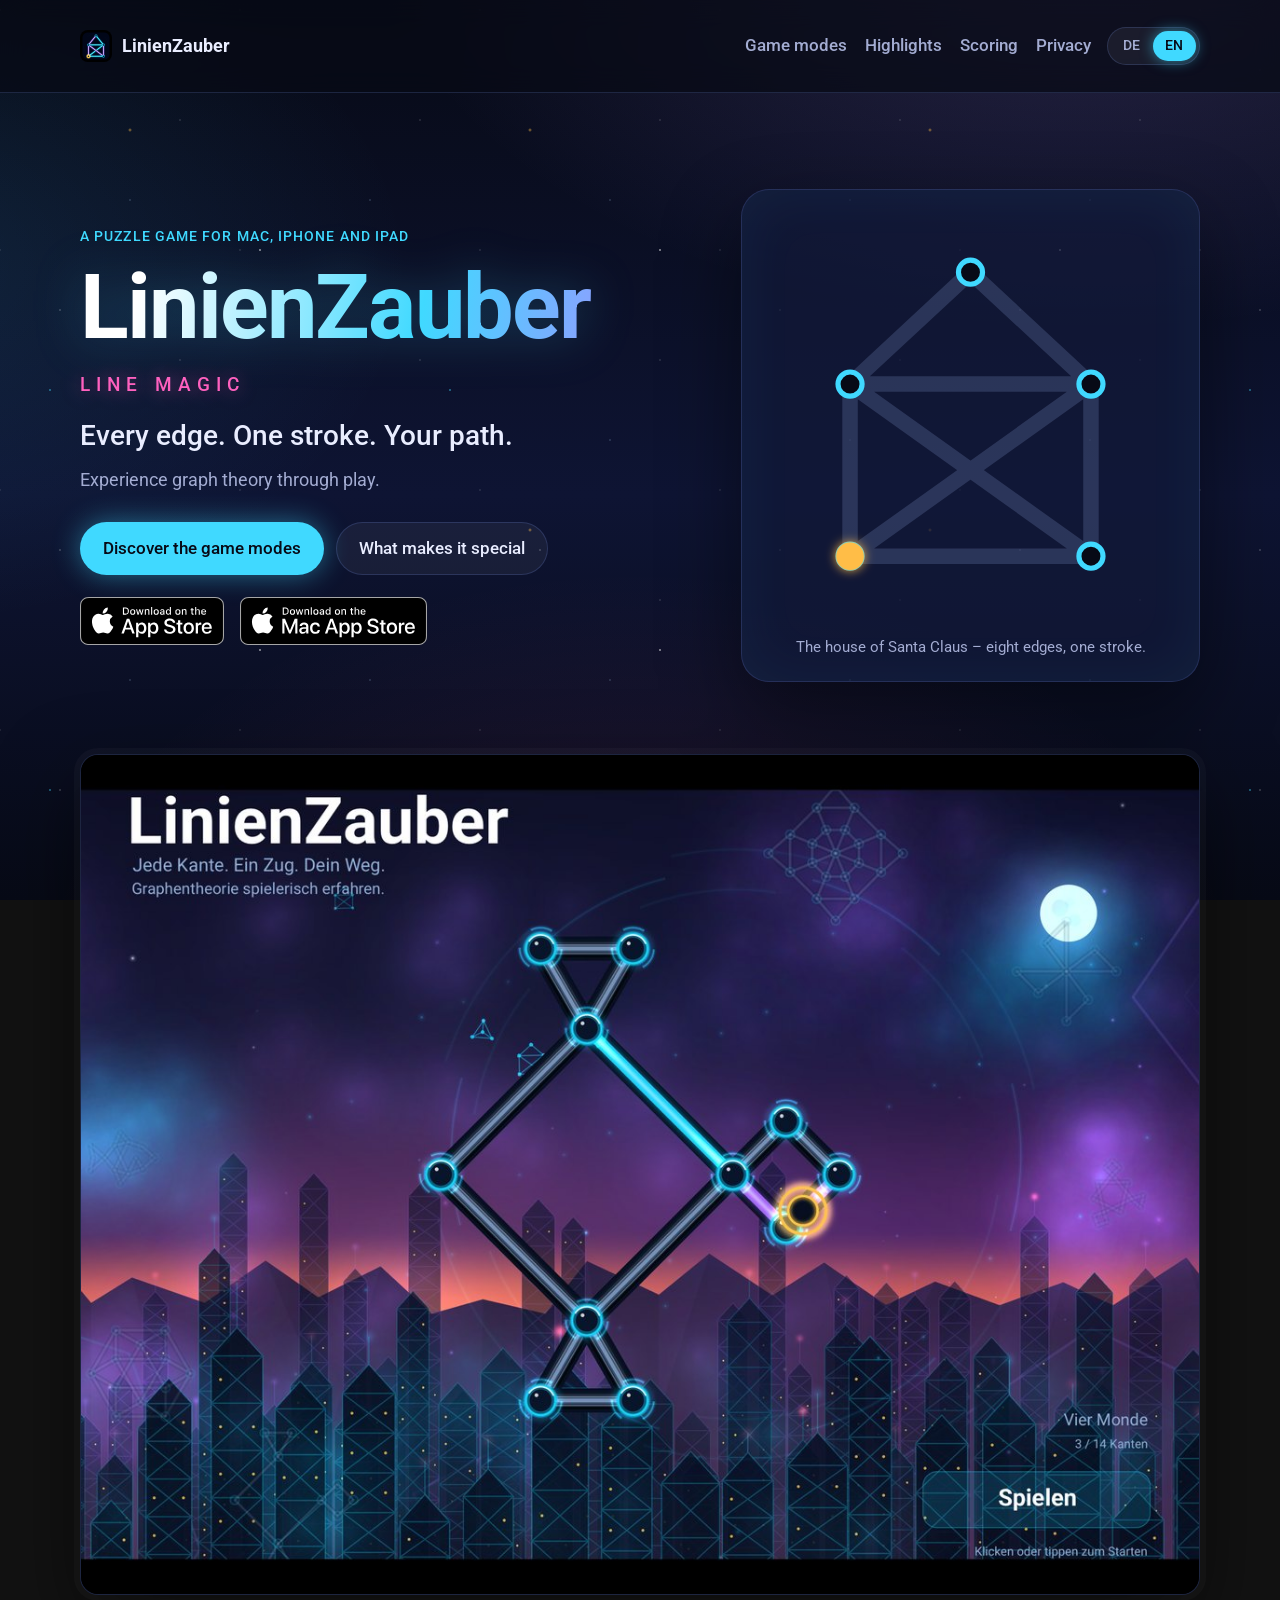
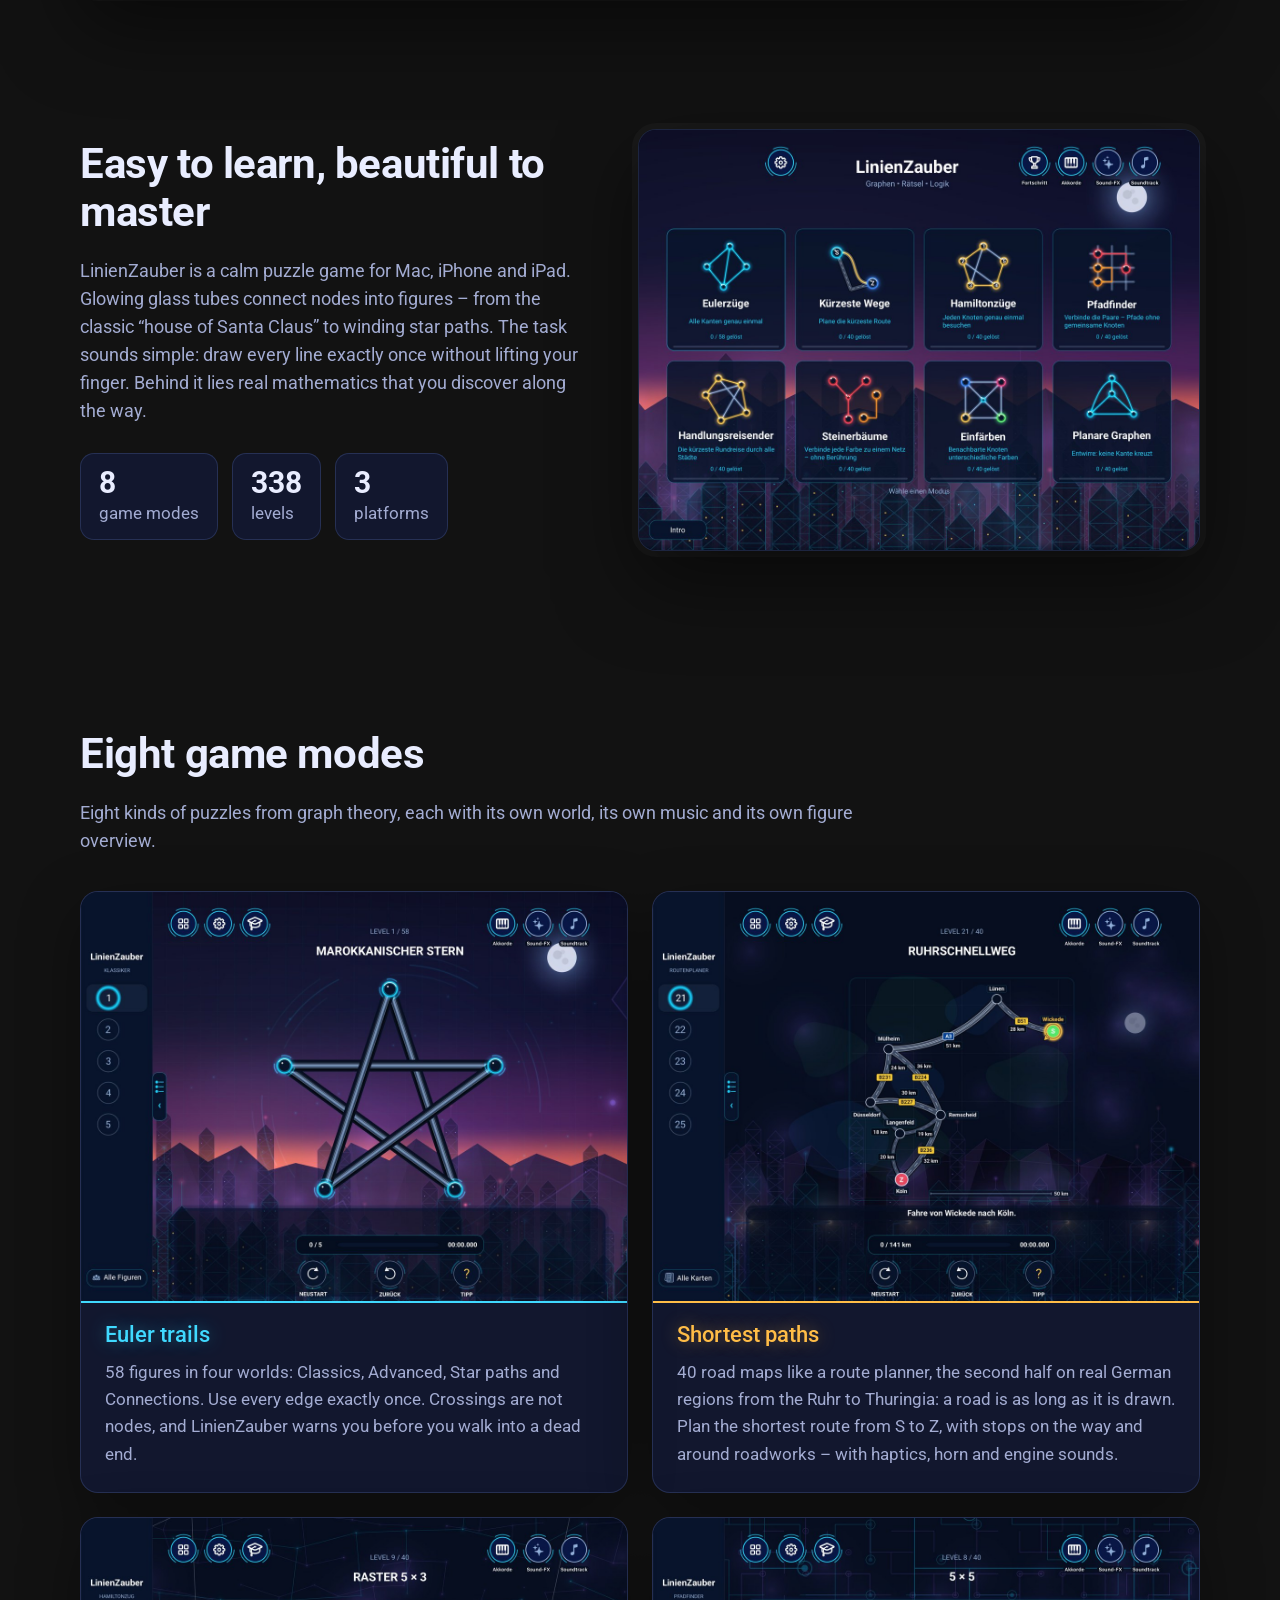
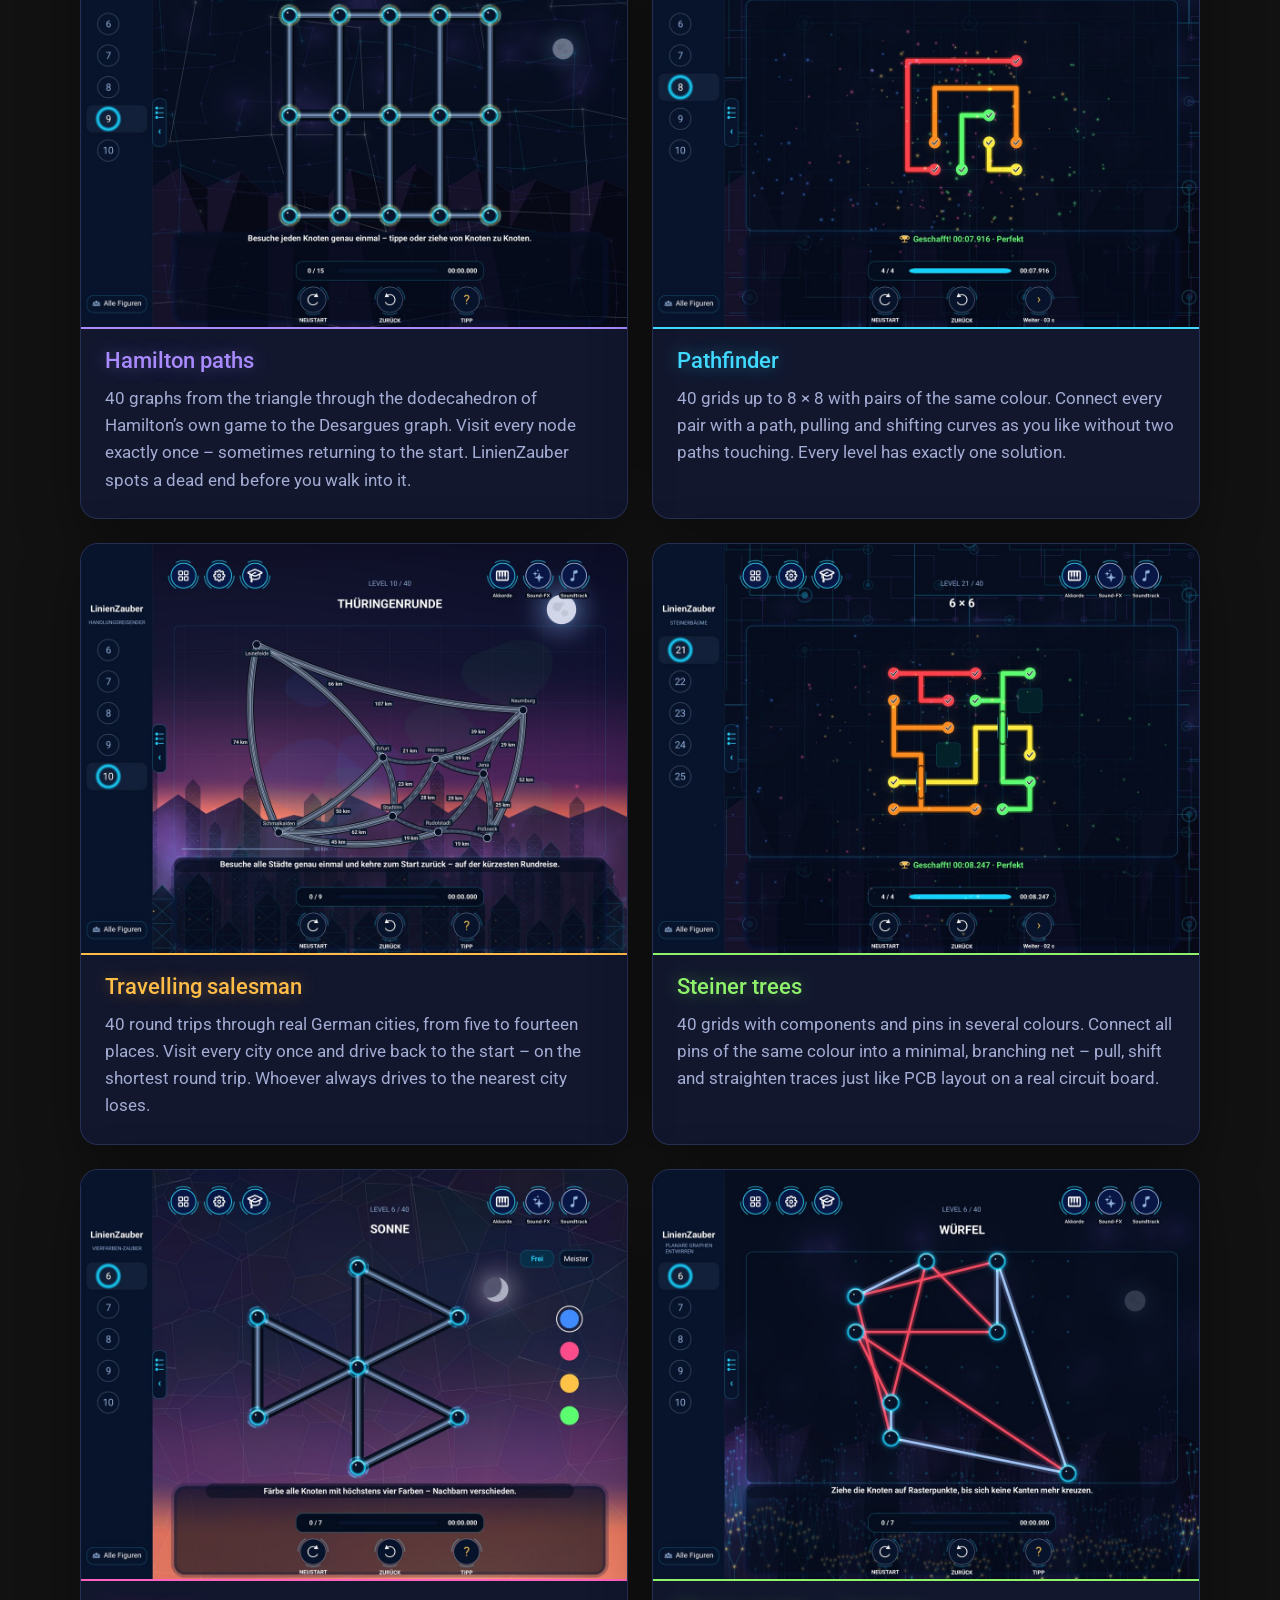
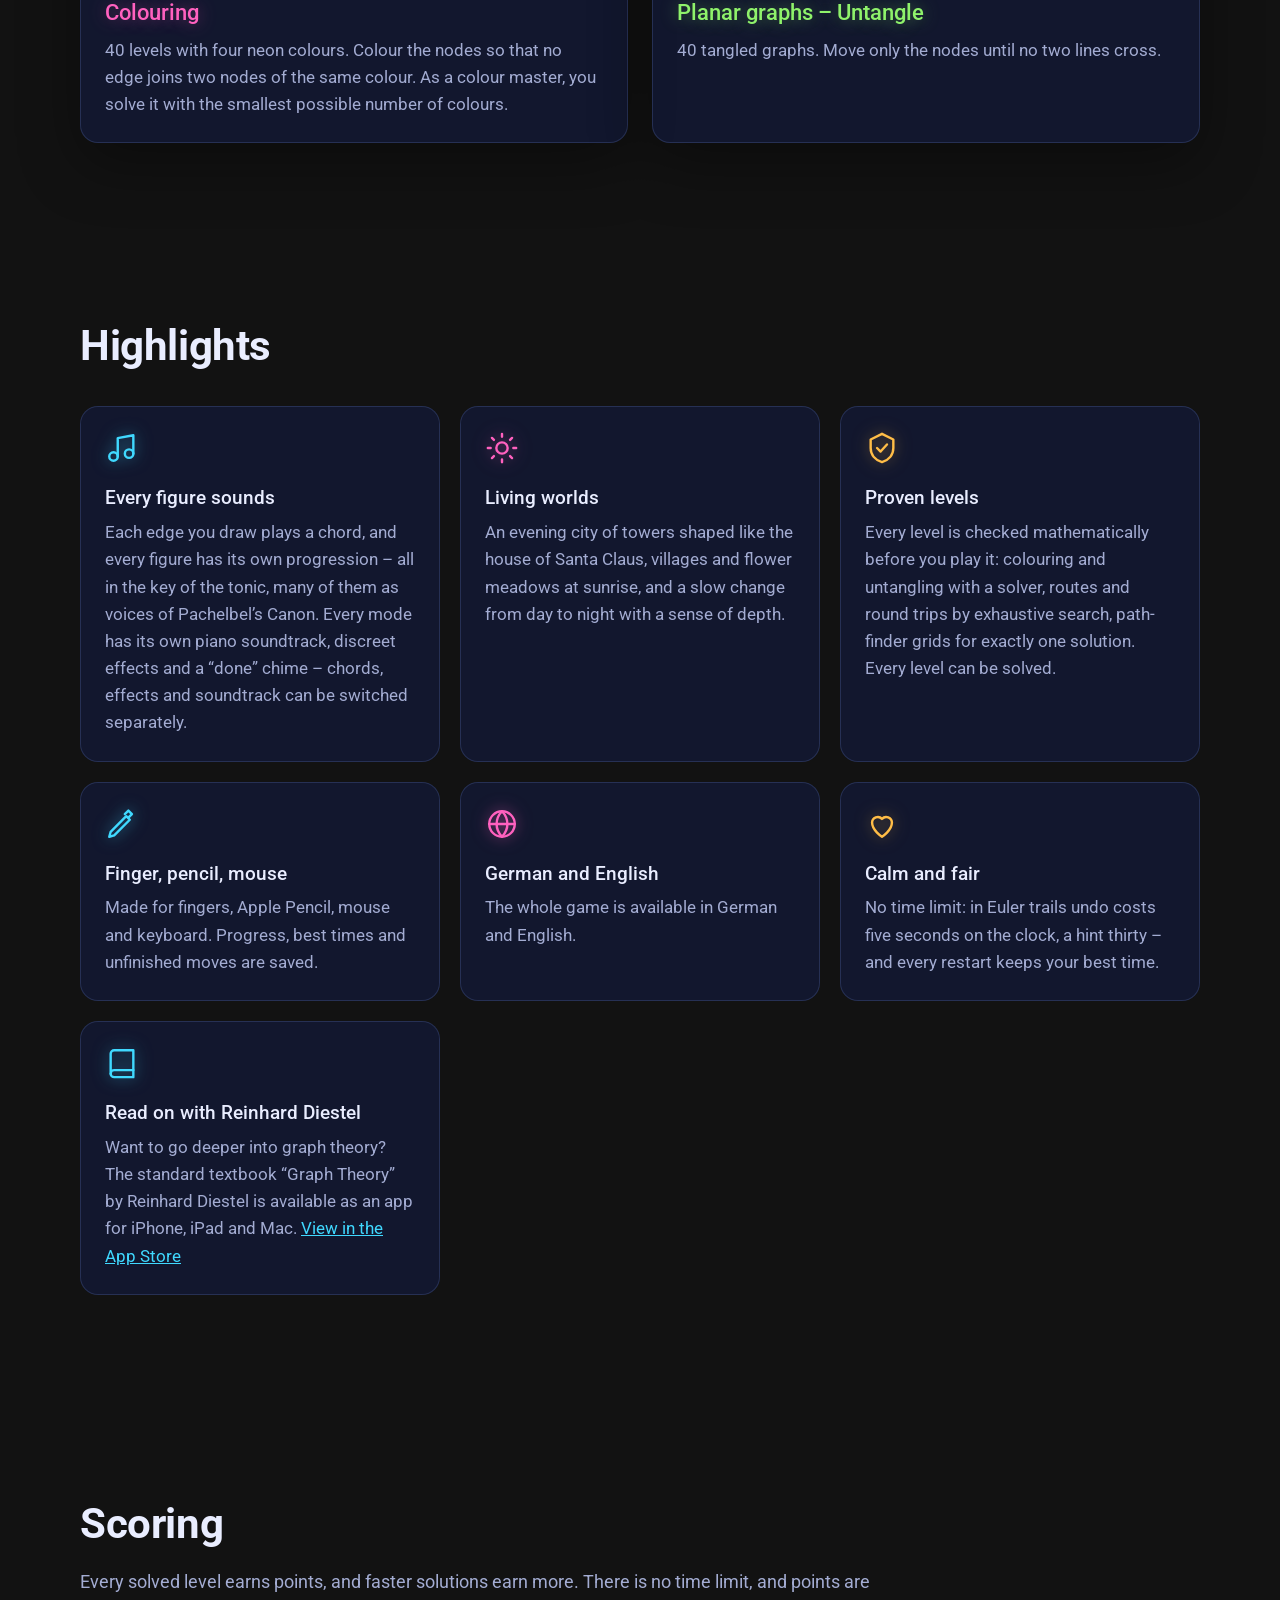
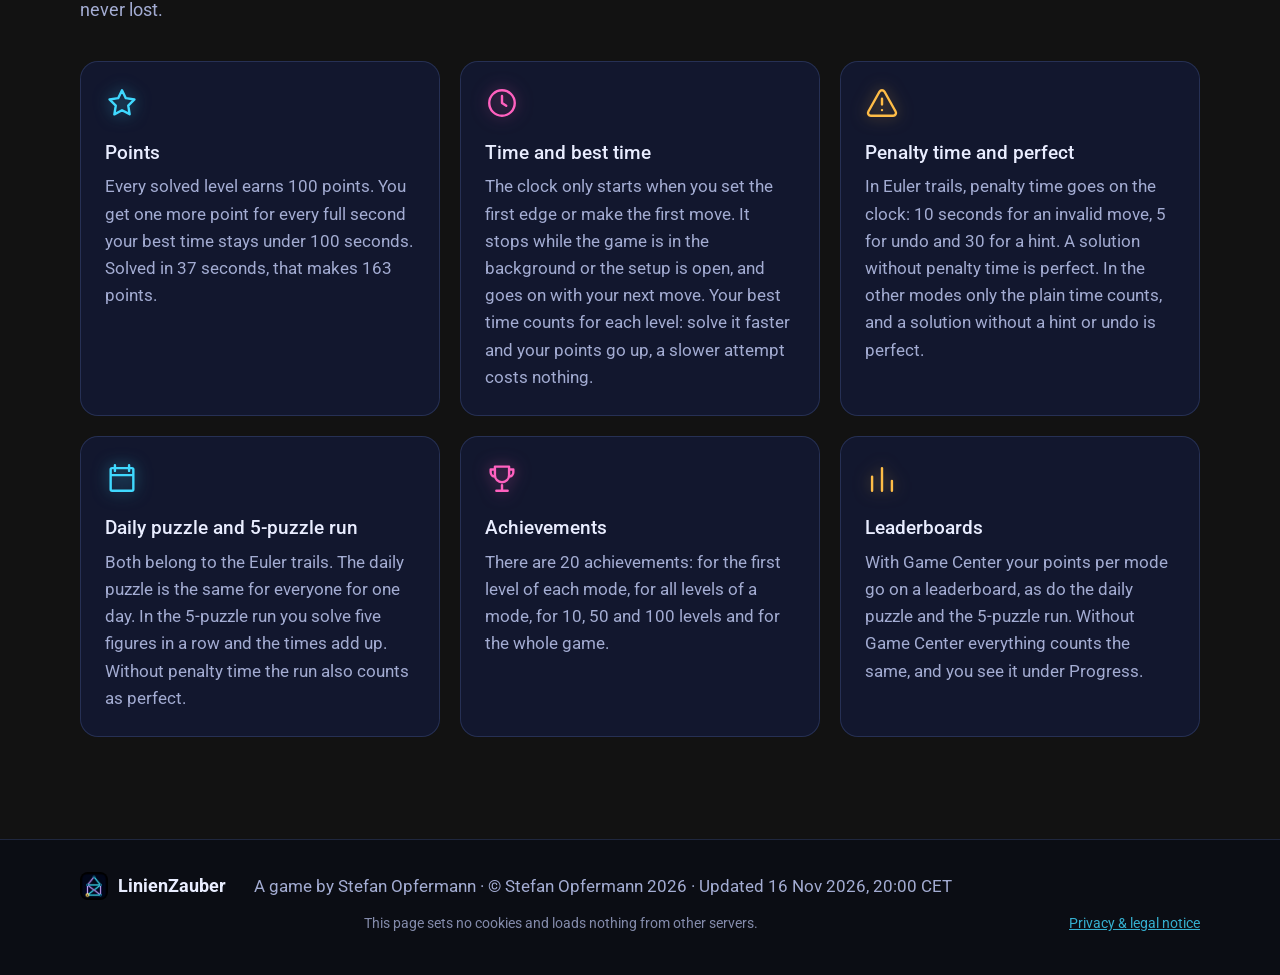
<file: index.html>
<!doctype html>
<html lang="de">
<head>
  <meta charset="utf-8">
  <meta name="viewport" content="width=device-width, initial-scale=1">
  <title data-i18n="meta.title">LinienZauber – Haus vom Nikolaus und 337 Rätsel in einem Zug</title>
  <meta name="description" content="Zeichne das Haus vom Nikolaus und 337 weitere Figuren in einem Zug: ein ruhiges Denkspiel und Gehirnjogging für Mac, iPhone und iPad mit acht Modi aus der Graphentheorie. Kostenlos, ohne Werbung." data-i18n-attr="content:meta.description">
  <meta property="og:title" content="LinienZauber" >
  <meta property="og:description" content="Jede Kante. Ein Zug. Dein Weg. Graphentheorie spielerisch erfahren." data-i18n-attr="content:meta.og">
  <meta property="og:type" content="website">
  <meta property="og:url" content="https://linienzauber.netlify.app/">
  <meta property="og:image" content="https://linienzauber.netlify.app/assets/img/01-intro-abendstadt.jpg">
  <meta name="twitter:card" content="summary_large_image">
  <link rel="canonical" href="https://linienzauber.netlify.app/">
  <meta name="theme-color" content="#070a16">
  <!-- Safari shows the App Store banner with an Open or Get button. -->
  <meta name="apple-itunes-app" content="app-id=6828840327">
  <script type="application/ld+json">
  {
    "@context": "https://schema.org",
    "@type": "MobileApplication",
    "name": "LinienZauber",
    "alternateName": "Line Magic",
    "applicationCategory": "GameApplication",
    "applicationSubCategory": "Puzzle",
    "operatingSystem": "iOS 17, iPadOS 17, macOS 14",
    "url": "https://linienzauber.netlify.app/",
    "downloadUrl": "https://apps.apple.com/app/id6828840327",
    "image": "https://linienzauber.netlify.app/assets/img/01-intro-abendstadt.jpg",
    "description": "Draw every line in one stroke: the house of Santa Claus and 337 more puzzles from graph theory in glowing neon worlds. Free, no ads, no tracking.",
    "inLanguage": ["de", "en", "fr", "es", "it", "pt-BR", "nl", "pl", "ru", "ja", "ko", "zh-Hans", "ar"],
    "offers": { "@type": "Offer", "price": "0", "priceCurrency": "EUR" }
  }
  </script>
  <link rel="icon" type="image/png" href="assets/img/favicon-64.png">
  <link rel="apple-touch-icon" href="assets/img/apple-touch-icon.png">
  <link rel="stylesheet" href="style.css">
  <script>
    // Chooses the language before the first paint: ?lang=, then the visitor's earlier choice, then the browser's
    // languages (the first German or English one wins, otherwise English). i18n.js then sets the texts.
    (function () {
      var lang = null;
      try { lang = new URLSearchParams(location.search).get('lang') || localStorage.getItem('LinienZauber-lang'); } catch (e) {}
      if (lang !== 'de' && lang !== 'en') {
        var list = navigator.languages && navigator.languages.length ? navigator.languages : [navigator.language || 'de'];
        lang = 'en';
        for (var i = 0; i < list.length; i++) {
          if (/^de\b/i.test(list[i])) { lang = 'de'; break; }
          if (/^en\b/i.test(list[i])) { break; }
        }
      }
      document.documentElement.lang = lang;
      if (lang === 'en') {
        // Hide the German texts until i18n.js has replaced them; never longer than a moment.
        document.documentElement.classList.add('i18n-pending');
        setTimeout(function () { document.documentElement.classList.remove('i18n-pending'); }, 1200);
      }
    })();
  </script>
</head>
<body>
  <a class="skip-link" href="#inhalt" data-i18n="nav.skip">Zum Inhalt springen</a>
  <div class="sky" aria-hidden="true"><div class="stars stars-far"></div><div class="stars stars-near"></div></div>

  <header class="site-header">
    <div class="wrap header-row">
      <a class="brand" href="#top" aria-label="LinienZauber">
        <img src="assets/img/favicon-64.png" width="32" height="32" alt="">
        <span>LinienZauber</span>
      </a>
      <nav class="site-nav" aria-label="Hauptnavigation" data-i18n-attr="aria-label:nav.label">
        <a href="#modi" data-i18n="nav.modes">Spielmodi</a>
        <a href="#besonderheiten" data-i18n="nav.features">Besonderheiten</a>
        <a href="#punkte" data-i18n="nav.scoring">Punkte</a>
        <a href="datenschutz.html" data-i18n="nav.privacy" data-i18n-attr="href:nav.privacyUrl">Datenschutz</a>
      </nav>
      <div class="lang-switch" role="group" aria-label="Sprache" data-i18n-attr="aria-label:nav.language">
        <button type="button" data-lang="de" aria-pressed="true" lang="de">DE</button>
        <button type="button" data-lang="en" aria-pressed="false" lang="en">EN</button>
      </div>
    </div>
  </header>

  <main id="inhalt">
    <section class="hero" id="top">
      <div class="wrap hero-grid">
        <div class="hero-text">
          <p class="eyebrow" data-i18n="hero.eyebrow">Ein Denkspiel für Mac, iPhone und iPad</p>
          <h1>LinienZauber</h1>
          <p class="alias" data-i18n="hero.alias"></p>
          <p class="tagline" data-i18n="hero.tagline">Jede Kante. Ein Zug. Dein Weg.</p>
          <p class="lead" data-i18n="hero.lead">Graphentheorie spielerisch erfahren.</p>
          <div class="actions">
            <a class="button primary" href="#modi" data-i18n="hero.cta">Spielmodi entdecken</a>
            <a class="button" href="#besonderheiten" data-i18n="hero.more">Was es besonders macht</a>
          </div>
          <div class="stores">
            <a class="badge" href="https://apps.apple.com/app/id6828840327"><img src="assets/img/badge-app-store-de.svg" width="144" height="48" alt="Laden im App Store" data-i18n-attr="src:store.iosBadge;alt:store.iosAlt"></a>
            <a class="badge" href="https://apps.apple.com/app/id6828840327?platform=mac"><img src="assets/img/badge-mac-app-store-de.svg" width="187" height="48" alt="Laden im Mac App Store" data-i18n-attr="src:store.macBadge;alt:store.macAlt"></a>
          </div>
        </div>
        <figure class="house" role="img" aria-label="Das Haus vom Nikolaus wird in einem Zug gezeichnet" data-i18n-attr="aria-label:hero.animation">
          <svg viewBox="0 0 240 240" aria-hidden="true">
            <defs>
              <filter id="glow" x="-50%" y="-50%" width="200%" height="200%">
                <feGaussianBlur stdDeviation="3.2" result="blur"/>
                <feMerge><feMergeNode in="blur"/><feMergeNode in="SourceGraphic"/></feMerge>
              </filter>
            </defs>
            <!-- Every edge as a dim glass tube, then the Euler trail A–C–E–D–C–B–D–A–B drawn over it. -->
            <path class="tube" d="M50 200 L50 100 L120 35 L190 100 L50 100 L190 200 L190 100 L50 200 L190 200"/>
            <path class="trail" pathLength="100" filter="url(#glow)" d="M50 200 L50 100 L120 35 L190 100 L50 100 L190 200 L190 100 L50 200 L190 200"/>
            <g class="nodes">
              <circle cx="50" cy="200" r="7"/><circle cx="190" cy="200" r="7"/><circle cx="50" cy="100" r="7"/>
              <circle cx="190" cy="100" r="7"/><circle cx="120" cy="35" r="7"/>
            </g>
            <circle class="head" r="8" filter="url(#glow)"/>
          </svg>
          <figcaption data-i18n="hero.caption">Das Haus vom Nikolaus – acht Kanten, ein Zug.</figcaption>
        </figure>
      </div>
      <div class="wrap">
        <figure class="shot hero-shot">
          <img src="assets/img/01-intro-abendstadt.jpg" width="1200" height="900"
               alt="Titelbild von LinienZauber: eine leuchtende Figur über einer Abendstadt aus Hochhäusern im Stil des Hauses vom Nikolaus, mit Vollmond"
               data-i18n-attr="alt:shot.intro">
        </figure>
      </div>
    </section>

    <section class="about">
      <div class="wrap about-grid">
        <div>
          <h2 data-i18n="about.title">Einfach zu lernen, schön zu meistern</h2>
          <p data-i18n="about.text">LinienZauber ist ein ruhiges Denkspiel für Mac, iPhone und iPad. Leuchtende Glasröhren verbinden Knoten zu Figuren – vom Haus vom Nikolaus bis zum Sternenpfad. Deine Aufgabe klingt einfach: Zeichne jede Linie genau einmal, ohne abzusetzen. Dahinter steckt echte Mathematik, die du ganz nebenbei erlebst.</p>
          <ul class="facts">
            <li><strong>8</strong> <span data-i18n="about.modes">Spielmodi</span></li>
            <li><strong>338</strong> <span data-i18n="about.levels">Level</span></li>
            <li><strong>3</strong> <span data-i18n="about.platforms">Plattformen</span></li>
          </ul>
        </div>
        <figure class="shot">
          <img src="assets/img/02-modi.jpg" width="1200" height="900" loading="lazy"
               alt="Die Modus-Auswahl mit acht Karten: Eulerzüge, Kürzeste Wege, Hamiltonzüge, Pfadfinder, Handlungsreisender, Steinerbäume, Einfärben und Planare Graphen"
               data-i18n-attr="alt:shot.modes">
        </figure>
      </div>
    </section>

    <section class="modes" id="modi">
      <div class="wrap">
        <h2 data-i18n="modes.title">Acht Spielmodi</h2>
        <p class="section-lead" data-i18n="modes.lead">Acht Rätselarten aus der Graphentheorie, jede mit eigener Welt, eigener Musik und eigener Figurenübersicht.</p>
        <div class="mode-grid">
          <article class="mode" style="--accent: var(--cyan)">
            <img src="assets/img/03-eulerzuege.jpg" width="1200" height="900" loading="lazy"
                 alt="Figurenübersicht der Eulerzüge mit Marokkanischem Stern, Haus vom Nikolaus und weiteren Figuren"
                 data-i18n-attr="alt:shot.euler">
            <div class="mode-body">
              <h3 data-i18n="mode.euler.title">Eulerzüge</h3>
              <p data-i18n="mode.euler.text">58 Figuren in vier Welten: Klassiker, Fortgeschritten, Sternenpfade und Verbindungen. Benutze jede Kante genau einmal. Kreuzungen sind keine Knoten, und LinienZauber warnt dich, bevor du in eine Sackgasse läufst.</p>
            </div>
          </article>
          <article class="mode" style="--accent: var(--gold)">
            <img src="assets/img/04-kuerzeste-wege.jpg" width="1200" height="900" loading="lazy"
                 alt="Ein Level des Routenplaners: eine Straßenkarte mit Start S, Ziel Z, gesperrten Straßen und der gefahrenen Route"
                 data-i18n-attr="alt:shot.paths">
            <div class="mode-body">
              <h3 data-i18n="mode.paths.title">Kürzeste Wege</h3>
              <p data-i18n="mode.paths.text">40 Straßenkarten wie ein Routenplaner, die zweite Hälfte auf echten deutschen Regionen von der Ruhr bis Thüringen: Eine Straße ist so lang, wie sie gezeichnet ist. Plane die kürzeste Route von S nach Z, mit Stopps unterwegs und um Baustellen herum – mit Haptik, Hupe und Motorsound.</p>
            </div>
          </article>
          <article class="mode" style="--accent: var(--violet)">
            <img src="assets/img/07-hamiltonzuege.jpg" width="1200" height="900" loading="lazy"
                 alt="Figurenübersicht der Hamiltonzüge mit Dreieck mit Fahne, Haus, Rad, Leiter und Stern"
                 data-i18n-attr="alt:shot.hamilton">
            <div class="mode-body">
              <h3 data-i18n="mode.hamilton.title">Hamiltonzüge</h3>
              <p data-i18n="mode.hamilton.text">40 Graphen vom Dreieck über das Dodekaeder aus Hamiltons eigenem Spiel bis zum Desargues-Graphen. Besuche jeden Knoten genau einmal – manchmal mit Rückkehr zum Start. Eine Sackgasse erkennt LinienZauber, bevor du sie betrittst.</p>
            </div>
          </article>
          <article class="mode" style="--accent: var(--cyan)">
            <img src="assets/img/10-pfadfinder.jpg" width="1200" height="900" loading="lazy"
                 alt="Pfadfinder: ein 5-mal-5-Feld mit roten, blauen und grünen Punktepaaren"
                 data-i18n-attr="alt:shot.pathfinder">
            <div class="mode-body">
              <h3 data-i18n="mode.pathfinder.title">Pfadfinder</h3>
              <p data-i18n="mode.pathfinder.text">40 Felder bis 8 × 8 mit Paaren gleicher Farbe. Verbinde jedes Paar durch einen Pfad, ziehe und verschiebe Kurven nach Belieben, ohne dass sich zwei Pfade berühren. Jedes Level hat genau eine Lösung.</p>
            </div>
          </article>
          <article class="mode" style="--accent: var(--gold)">
            <img src="assets/img/09-handlungsreisender.jpg" width="1200" height="900" loading="lazy"
                 alt="Handlungsreisender: fünf Städte an der Ruhr auf einer Karte, die in einer Rundreise besucht werden sollen"
                 data-i18n-attr="alt:shot.tsp">
            <div class="mode-body">
              <h3 data-i18n="mode.tsp.title">Handlungsreisender</h3>
              <p data-i18n="mode.tsp.text">40 Rundreisen durch echte deutsche Städte, von fünf bis vierzehn Orten. Besuche jede Stadt einmal und fahre zurück zum Start – auf der kürzesten Rundreise. Wer immer zur nächsten Stadt fährt, verliert.</p>
            </div>
          </article>
          <article class="mode" style="--accent: var(--green)">
            <img src="assets/img/08-steinerbaeume.jpg" width="1200" height="900" loading="lazy"
                 alt="Steinerbäume: ein Raster mit roten und blauen Punkten, die je zu einem Netz verbunden werden sollen"
                 data-i18n-attr="alt:shot.steiner">
            <div class="mode-body">
              <h3 data-i18n="mode.steiner.title">Steinerbäume</h3>
              <p data-i18n="mode.steiner.text">40 Raster mit Bauteilen und Pins in mehreren Farben. Verbinde alle Pins gleicher Farbe zu einem minimalen, verzweigten Netz – ziehe, verschiebe und begradige Leitungen wie beim PCB-Layout auf einer echten Platine.</p>
            </div>
          </article>
          <article class="mode" style="--accent: var(--magenta)">
            <img src="assets/img/05-einfaerben.jpg" width="1200" height="900" loading="lazy"
                 alt="Einfärben: ein gelöstes Dreieck mit blauem, pinkem und gelbem Knoten vor einer Blumenwiese bei Sonnenaufgang"
                 data-i18n-attr="alt:shot.colour">
            <div class="mode-body">
              <h3 data-i18n="mode.colour.title">Einfärben</h3>
              <p data-i18n="mode.colour.text">40 Level mit vier Neonfarben. Färbe die Knoten so, dass keine Kante zwei gleiche Farben verbindet. Als Farben-Meister schaffst du es mit der kleinstmöglichen Zahl an Farben.</p>
            </div>
          </article>
          <article class="mode" style="--accent: var(--green)">
            <img src="assets/img/06-planare-graphen.jpg" width="1200" height="900" loading="lazy"
                 alt="Planare Graphen: ein verknotetes Fünfeck, dessen sich kreuzende Kanten rot leuchten"
                 data-i18n-attr="alt:shot.planar">
            <div class="mode-body">
              <h3 data-i18n="mode.planar.title">Planare Graphen – Entwirren</h3>
              <p data-i18n="mode.planar.text">40 verknotete Graphen. Verschiebe nur die Knoten, bis sich keine zwei Linien mehr kreuzen.</p>
            </div>
          </article>
        </div>
      </div>
    </section>

    <section class="features" id="besonderheiten">
      <div class="wrap">
        <h2 data-i18n="features.title">Besonderheiten</h2>
        <ul class="feature-grid">
          <li class="feature">
            <svg viewBox="0 0 24 24" aria-hidden="true"><path d="M9 18V5l11-2v13"/><circle cx="6" cy="18" r="3"/><circle cx="17" cy="16" r="3"/></svg>
            <h3 data-i18n="feature.music.title">Jede Figur klingt</h3>
            <p data-i18n="feature.music.text">Jede gezogene Kante spielt einen Akkord, jede Figur ihre eigene Akkordfolge – alle in der Tonart der Tonika, viele davon als Stimmen von Pachelbels Kanon. Jeder Modus hat einen eigenen Klavier-Soundtrack, dezente Effekte und einen „Geschafft“-Klang – Akkorde, Effekte und Soundtrack lassen sich einzeln schalten.</p>
          </li>
          <li class="feature">
            <svg viewBox="0 0 24 24" aria-hidden="true"><circle cx="12" cy="12" r="4"/><path d="M12 2v2M12 20v2M4.9 4.9l1.4 1.4M17.7 17.7l1.4 1.4M2 12h2M20 12h2M4.9 19.1l1.4-1.4M17.7 6.3l1.4-1.4"/></svg>
            <h3 data-i18n="feature.worlds.title">Lebendige Welten</h3>
            <p data-i18n="feature.worlds.text">Eine Stadt aus „Haus vom Nikolaus“-Hochhäusern am Abend, Dörfer und Blumenwiesen bei Sonnenaufgang und ein langsamer Wechsel von Tag und Nacht mit Tiefenwirkung.</p>
          </li>
          <li class="feature">
            <svg viewBox="0 0 24 24" aria-hidden="true"><path d="M12 2l8 4v6c0 5-3.4 8.6-8 10-4.6-1.4-8-5-8-10V6z"/><path d="M8.5 12l2.5 2.5 4.5-5"/></svg>
            <h3 data-i18n="feature.proven.title">Bewiesene Level</h3>
            <p data-i18n="feature.proven.text">Jedes Level wird vor dem Spiel mathematisch geprüft: Färben und Entwirren mit einem Solver, die Routen und Rundreisen durch Vollsuche, die Pfadfinder-Felder auf genau eine Lösung. Jedes Level ist lösbar.</p>
          </li>
          <li class="feature">
            <svg viewBox="0 0 24 24" aria-hidden="true"><path d="M3 21l3.5-1 11-11-2.5-2.5-11 11z"/><path d="M14 5l2.5-2.5L19 5l-2.5 2.5"/></svg>
            <h3 data-i18n="feature.input.title">Finger, Stift, Maus</h3>
            <p data-i18n="feature.input.text">Für Finger, Apple Pencil, Maus und Tastatur. Fortschritt, Bestzeiten und angefangene Züge werden gespeichert.</p>
          </li>
          <li class="feature">
            <svg viewBox="0 0 24 24" aria-hidden="true"><circle cx="12" cy="12" r="9"/><path d="M3 12h18M12 3c2.5 2.6 3.8 5.6 3.8 9s-1.3 6.4-3.8 9c-2.5-2.6-3.8-5.6-3.8-9S9.5 5.6 12 3z"/></svg>
            <h3 data-i18n="feature.language.title">Deutsch und Englisch</h3>
            <p data-i18n="feature.language.text">Das ganze Spiel gibt es auf Deutsch und Englisch.</p>
          </li>
          <li class="feature">
            <svg viewBox="0 0 24 24" aria-hidden="true"><path d="M12 21s-7-4.4-7-10a4 4 0 0 1 7-2.6A4 4 0 0 1 19 11c0 5.6-7 10-7 10z"/></svg>
            <h3 data-i18n="feature.calm.title">Ruhig und fair</h3>
            <p data-i18n="feature.calm.text">Ohne Zeitlimit: In den Eulerzügen kostet Zurück fünf Sekunden auf der Uhr, ein Tipp dreißig – und jeder Neustart behält deine Bestzeit.</p>
          </li>
          <li class="feature">
            <svg viewBox="0 0 24 24" aria-hidden="true"><path d="M4 19.5A2.5 2.5 0 0 1 6.5 17H20V3H6.5A2.5 2.5 0 0 0 4 5.5z"/><path d="M4 19.5A2.5 2.5 0 0 0 6.5 22H20v-5"/></svg>
            <h3 data-i18n="feature.diestel.title">Weiterlesen bei Reinhard Diestel</h3>
            <p><span data-i18n="feature.diestel.text">Wer tiefer in die Graphentheorie einsteigen will: Das Standardlehrbuch „Graphentheorie“ von Reinhard Diestel gibt es als App für iPhone, iPad und Mac.</span>
              <a href="https://apps.apple.com/de/app/id614583848" data-i18n="feature.diestel.link" data-i18n-attr="href:feature.diestel.href">Im App Store ansehen</a></p>
          </li>
        </ul>
      </div>
    </section>

    <section class="features" id="punkte">
      <div class="wrap">
        <h2 data-i18n="scoring.title">Punkteregelung</h2>
        <p class="section-lead" data-i18n="scoring.lead">Jedes gelöste Level bringt Punkte, schnelle Lösungen bringen mehr. Es gibt kein Zeitlimit, und Punkte gehen nie verloren.</p>
        <ul class="feature-grid">
          <li class="feature">
            <svg viewBox="0 0 24 24" aria-hidden="true"><path d="M12 3l2.7 5.6 6.1.9-4.4 4.3 1 6.1L12 17.1 6.6 20l1-6.1L3.2 9.5l6.1-.9z"/></svg>
            <h3 data-i18n="scoring.points.title">Punkte</h3>
            <p data-i18n="scoring.points.text">Jedes gelöste Level bringt 100 Punkte. Dazu kommt ein Punkt für jede volle Sekunde, die deine Bestzeit unter 100 Sekunden bleibt. In 37 Sekunden gelöst sind das 163 Punkte.</p>
          </li>
          <li class="feature">
            <svg viewBox="0 0 24 24" aria-hidden="true"><path d="M12 7v5l3 2M21 12a9 9 0 1 1-18 0 9 9 0 0 1 18 0z"/></svg>
            <h3 data-i18n="scoring.best.title">Zeit und Bestzeit</h3>
            <p data-i18n="scoring.best.text">Die Uhr startet erst, wenn du die erste Kante setzt oder den ersten Zug machst. Sie hält an, wenn das Spiel in den Hintergrund geht oder das Setup offen ist, und läuft mit dem nächsten Zug weiter. Für jedes Level zählt deine beste Zeit: Schneller gelöst steigen deine Punkte, ein langsamerer Versuch kostet nichts.</p>
          </li>
          <li class="feature">
            <svg viewBox="0 0 24 24" aria-hidden="true"><path d="M12 9v4M12 17h.01M10.3 3.9L2.4 18a2 2 0 0 0 1.7 3h15.8a2 2 0 0 0 1.7-3L13.7 3.9a2 2 0 0 0-3.4 0z"/></svg>
            <h3 data-i18n="scoring.penalty.title">Strafzeit und Perfekt</h3>
            <p data-i18n="scoring.penalty.text">In den Eulerzügen kommt Strafzeit auf die Uhr: 10 Sekunden für einen ungültigen Zug, 5 für Zurück und 30 für einen Tipp. Ohne Strafzeit ist die Lösung perfekt. In den anderen Modi zählt die reine Zeit, und ohne Tipp und Zurück ist die Lösung perfekt.</p>
          </li>
          <li class="feature">
            <svg viewBox="0 0 24 24" aria-hidden="true"><path d="M7 3v4M17 3v4M4 10h16M5 5h14a1 1 0 0 1 1 1v14a1 1 0 0 1-1 1H5a1 1 0 0 1-1-1V6a1 1 0 0 1 1-1z"/></svg>
            <h3 data-i18n="scoring.daily.title">Tagesgraph und 5er Run</h3>
            <p data-i18n="scoring.daily.text">Beide gehören zu den Eulerzügen. Der Tagesgraph ist einen Tag lang für alle derselbe. Im 5er Run löst du fünf Figuren nacheinander, und die Zeiten werden addiert. Ohne Strafzeit zählt der Run zusätzlich als perfekt.</p>
          </li>
          <li class="feature">
            <svg viewBox="0 0 24 24" aria-hidden="true"><path d="M8 21h8M12 17v4M7 4h10v6a5 5 0 0 1-10 0zM7 6H4v2a3 3 0 0 0 3 3M17 6h3v2a3 3 0 0 1-3 3"/></svg>
            <h3 data-i18n="scoring.rewards.title">Erfolge</h3>
            <p data-i18n="scoring.rewards.text">Es gibt 20 Erfolge: für das erste Level jedes Modus, für alle Level eines Modus, für 10, 50 und 100 Level und für das ganze Spiel.</p>
          </li>
          <li class="feature">
            <svg viewBox="0 0 24 24" aria-hidden="true"><path d="M5 21V11M12 21V5M19 21v-7"/></svg>
            <h3 data-i18n="scoring.boards.title">Bestenlisten</h3>
            <p data-i18n="scoring.boards.text">Mit Game Center stehen deine Punkte je Modus in einer Bestenliste, dazu Tagesgraph und 5er Run. Ohne Game Center zählt alles genauso, du siehst es unter Fortschritt.</p>
          </li>
        </ul>
      </div>
    </section>
  </main>

  <footer class="site-footer">
    <div class="wrap footer-row">
      <div class="brand">
        <img src="assets/img/favicon-64.png" width="28" height="28" alt="">
        <span>LinienZauber</span>
      </div>
      <p data-i18n="footer.credit">Ein Spiel von Stefan Opfermann · © Stefan Opfermann 2026 · Stand 16.11.2026, 20:00 Uhr</p>
      <p class="quiet" data-i18n="footer.privacy">Diese Seite setzt keine Cookies und lädt nichts von fremden Servern.</p>
      <p class="quiet"><a href="datenschutz.html" data-i18n="nav.legal" data-i18n-attr="href:nav.privacyUrl">Datenschutz &amp; Impressum</a></p>
    </div>
  </footer>

  <script src="i18n.js"></script>
</body>
</html>
</file>
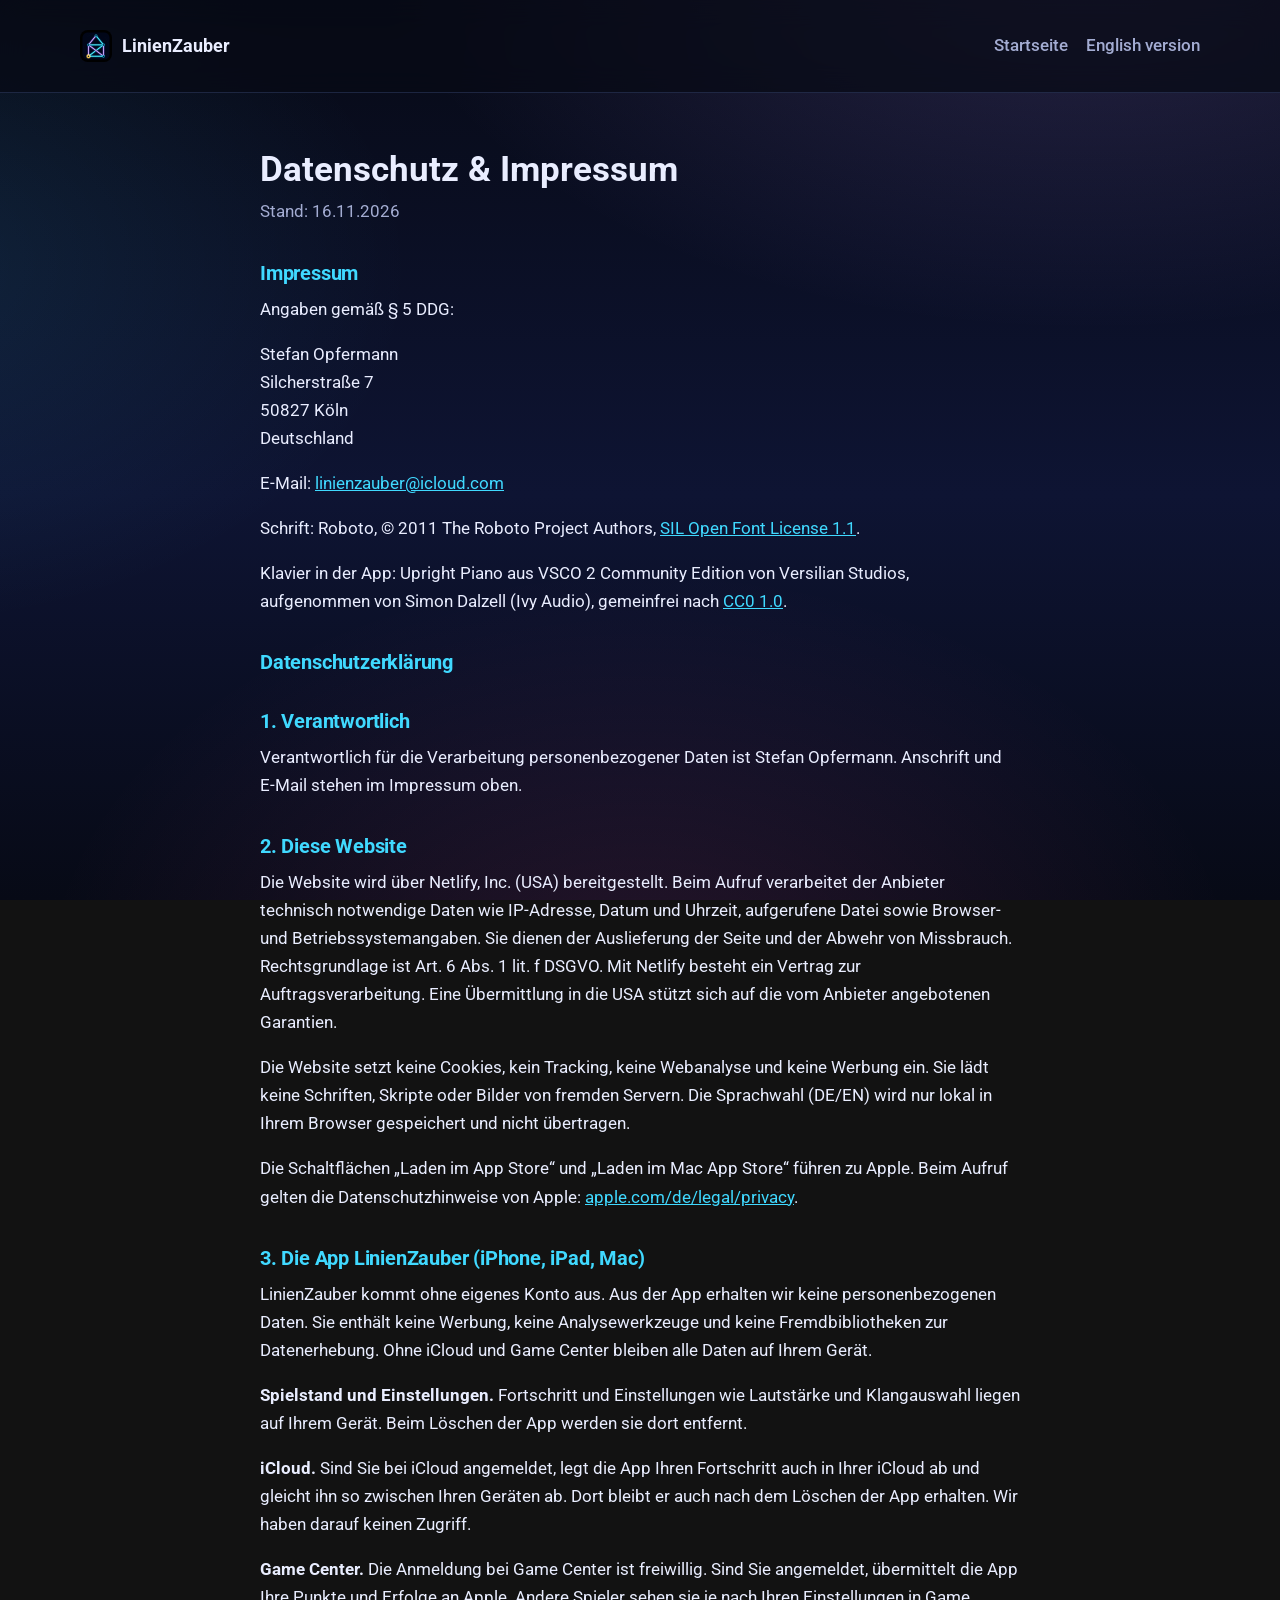
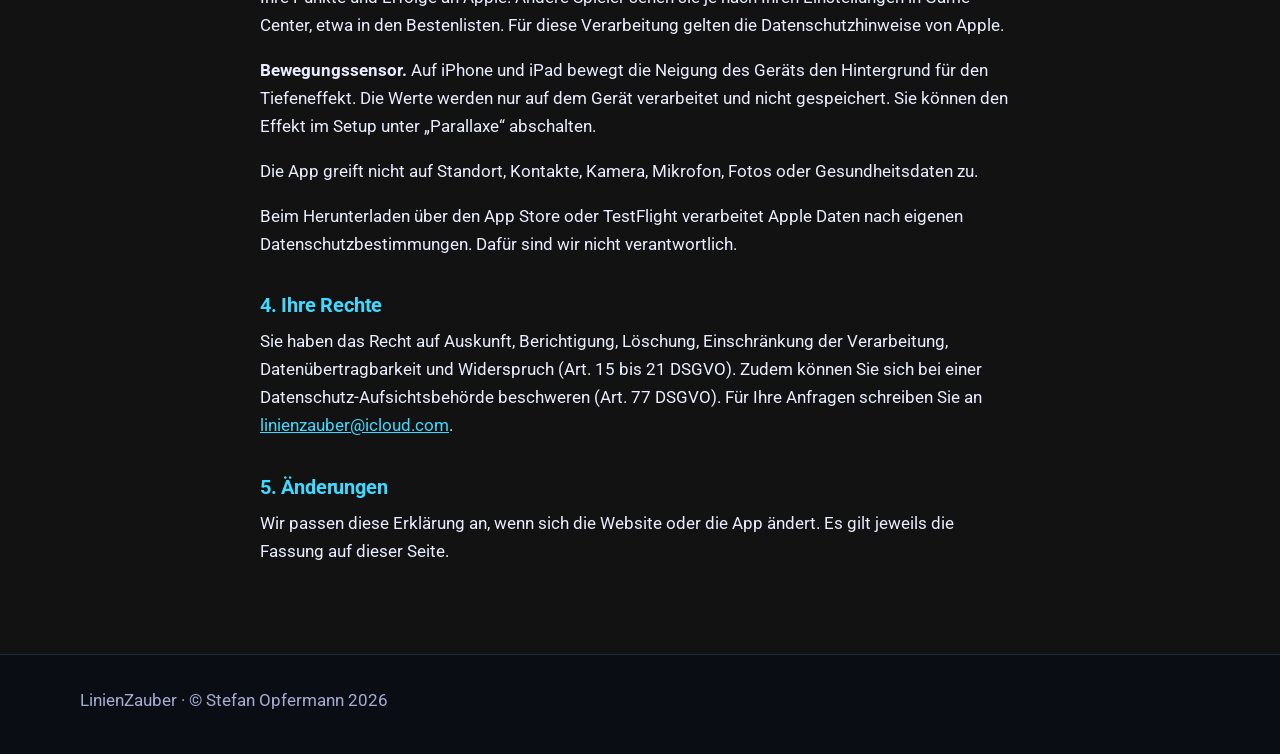
<file: datenschutz.html>
<!doctype html>
<html lang="de">
<head>
  <meta charset="utf-8">
  <meta name="viewport" content="width=device-width, initial-scale=1">
  <title>Datenschutz &amp; Impressum – LinienZauber</title>
  <meta name="description" content="Datenschutzerklärung und Impressum für die Website und die App LinienZauber.">
  <meta name="robots" content="index, follow">
  <link rel="canonical" href="https://linienzauber.netlify.app/datenschutz.html">
  <meta name="theme-color" content="#070a16">
  <link rel="icon" type="image/png" href="assets/img/favicon-64.png">
  <link rel="stylesheet" href="style.css">
</head>
<body>
  <header class="site-header">
    <div class="wrap header-row">
      <a class="brand" href="index.html" aria-label="LinienZauber">
        <img src="assets/img/favicon-64.png" width="32" height="32" alt="">
        <span>LinienZauber</span>
      </a>
      <nav class="site-nav" aria-label="Hauptnavigation">
        <a href="index.html">Startseite</a>
        <a href="privacy.html">English version</a>
      </nav>
    </div>
  </header>
  <main class="wrap legal" id="inhalt">
    <h1>Datenschutz &amp; Impressum</h1>
    <p class="updated">Stand: 16.11.2026</p>

    <h2 id="impressum">Impressum</h2>
    <p>Angaben gemäß § 5 DDG:</p>
    <p>Stefan Opfermann<br>Silcherstraße 7<br>50827 Köln<br>Deutschland</p>
    <p>E-Mail: <a href="mailto:linienzauber@icloud.com">linienzauber@icloud.com</a></p>
    <p>Schrift: Roboto, © 2011 The Roboto Project Authors, <a href="assets/fonts/OFL.txt">SIL Open Font License 1.1</a>.</p>
    <p>Klavier in der App: Upright Piano aus VSCO 2 Community Edition von Versilian Studios, aufgenommen von Simon Dalzell (Ivy Audio), gemeinfrei nach <a href="https://creativecommons.org/publicdomain/zero/1.0/deed.de">CC0 1.0</a>.</p>

    <h2 id="datenschutz">Datenschutzerklärung</h2>
    <h2>1. Verantwortlich</h2>
    <p>Verantwortlich für die Verarbeitung personenbezogener Daten ist Stefan Opfermann. Anschrift und E-Mail stehen im Impressum oben.</p>

    <h2>2. Diese Website</h2>
    <p>Die Website wird über Netlify, Inc. (USA) bereitgestellt. Beim Aufruf verarbeitet der Anbieter technisch notwendige Daten wie IP-Adresse, Datum und Uhrzeit, aufgerufene Datei sowie Browser- und Betriebssystemangaben. Sie dienen der Auslieferung der Seite und der Abwehr von Missbrauch. Rechtsgrundlage ist Art. 6 Abs. 1 lit. f DSGVO. Mit Netlify besteht ein Vertrag zur Auftragsverarbeitung. Eine Übermittlung in die USA stützt sich auf die vom Anbieter angebotenen Garantien.</p>
    <p>Die Website setzt keine Cookies, kein Tracking, keine Webanalyse und keine Werbung ein. Sie lädt keine Schriften, Skripte oder Bilder von fremden Servern. Die Sprachwahl (DE/EN) wird nur lokal in Ihrem Browser gespeichert und nicht übertragen.</p>
    <p>Die Schaltflächen „Laden im App Store“ und „Laden im Mac App Store“ führen zu Apple. Beim Aufruf gelten die Datenschutzhinweise von Apple: <a href="https://www.apple.com/de/legal/privacy/">apple.com/de/legal/privacy</a>.</p>

    <h2>3. Die App LinienZauber (iPhone, iPad, Mac)</h2>
    <p>LinienZauber kommt ohne eigenes Konto aus. Aus der App erhalten wir keine personenbezogenen Daten. Sie enthält keine Werbung, keine Analysewerkzeuge und keine Fremdbibliotheken zur Datenerhebung. Ohne iCloud und Game Center bleiben alle Daten auf Ihrem Gerät.</p>
    <p><strong>Spielstand und Einstellungen.</strong> Fortschritt und Einstellungen wie Lautstärke und Klangauswahl liegen auf Ihrem Gerät. Beim Löschen der App werden sie dort entfernt.</p>
    <p><strong>iCloud.</strong> Sind Sie bei iCloud angemeldet, legt die App Ihren Fortschritt auch in Ihrer iCloud ab und gleicht ihn so zwischen Ihren Geräten ab. Dort bleibt er auch nach dem Löschen der App erhalten. Wir haben darauf keinen Zugriff.</p>
    <p><strong>Game Center.</strong> Die Anmeldung bei Game Center ist freiwillig. Sind Sie angemeldet, übermittelt die App Ihre Punkte und Erfolge an Apple. Andere Spieler sehen sie je nach Ihren Einstellungen in Game Center, etwa in den Bestenlisten. Für diese Verarbeitung gelten die Datenschutzhinweise von Apple.</p>
    <p><strong>Bewegungssensor.</strong> Auf iPhone und iPad bewegt die Neigung des Geräts den Hintergrund für den Tiefeneffekt. Die Werte werden nur auf dem Gerät verarbeitet und nicht gespeichert. Sie können den Effekt im Setup unter „Parallaxe“ abschalten.</p>
    <p>Die App greift nicht auf Standort, Kontakte, Kamera, Mikrofon, Fotos oder Gesundheitsdaten zu.</p>
    <p>Beim Herunterladen über den App Store oder TestFlight verarbeitet Apple Daten nach eigenen Datenschutzbestimmungen. Dafür sind wir nicht verantwortlich.</p>

    <h2>4. Ihre Rechte</h2>
    <p>Sie haben das Recht auf Auskunft, Berichtigung, Löschung, Einschränkung der Verarbeitung, Datenübertragbarkeit und Widerspruch (Art. 15 bis 21 DSGVO). Zudem können Sie sich bei einer Datenschutz-Aufsichtsbehörde beschweren (Art. 77 DSGVO). Für Ihre Anfragen schreiben Sie an <a href="mailto:linienzauber@icloud.com">linienzauber@icloud.com</a>.</p>

    <h2>5. Änderungen</h2>
    <p>Wir passen diese Erklärung an, wenn sich die Website oder die App ändert. Es gilt jeweils die Fassung auf dieser Seite.</p>

  </main>
  <footer class="site-footer">
    <div class="wrap footer-row">
      <p>LinienZauber · © Stefan Opfermann 2026</p>
    </div>
  </footer>
</body>
</html>
</file>
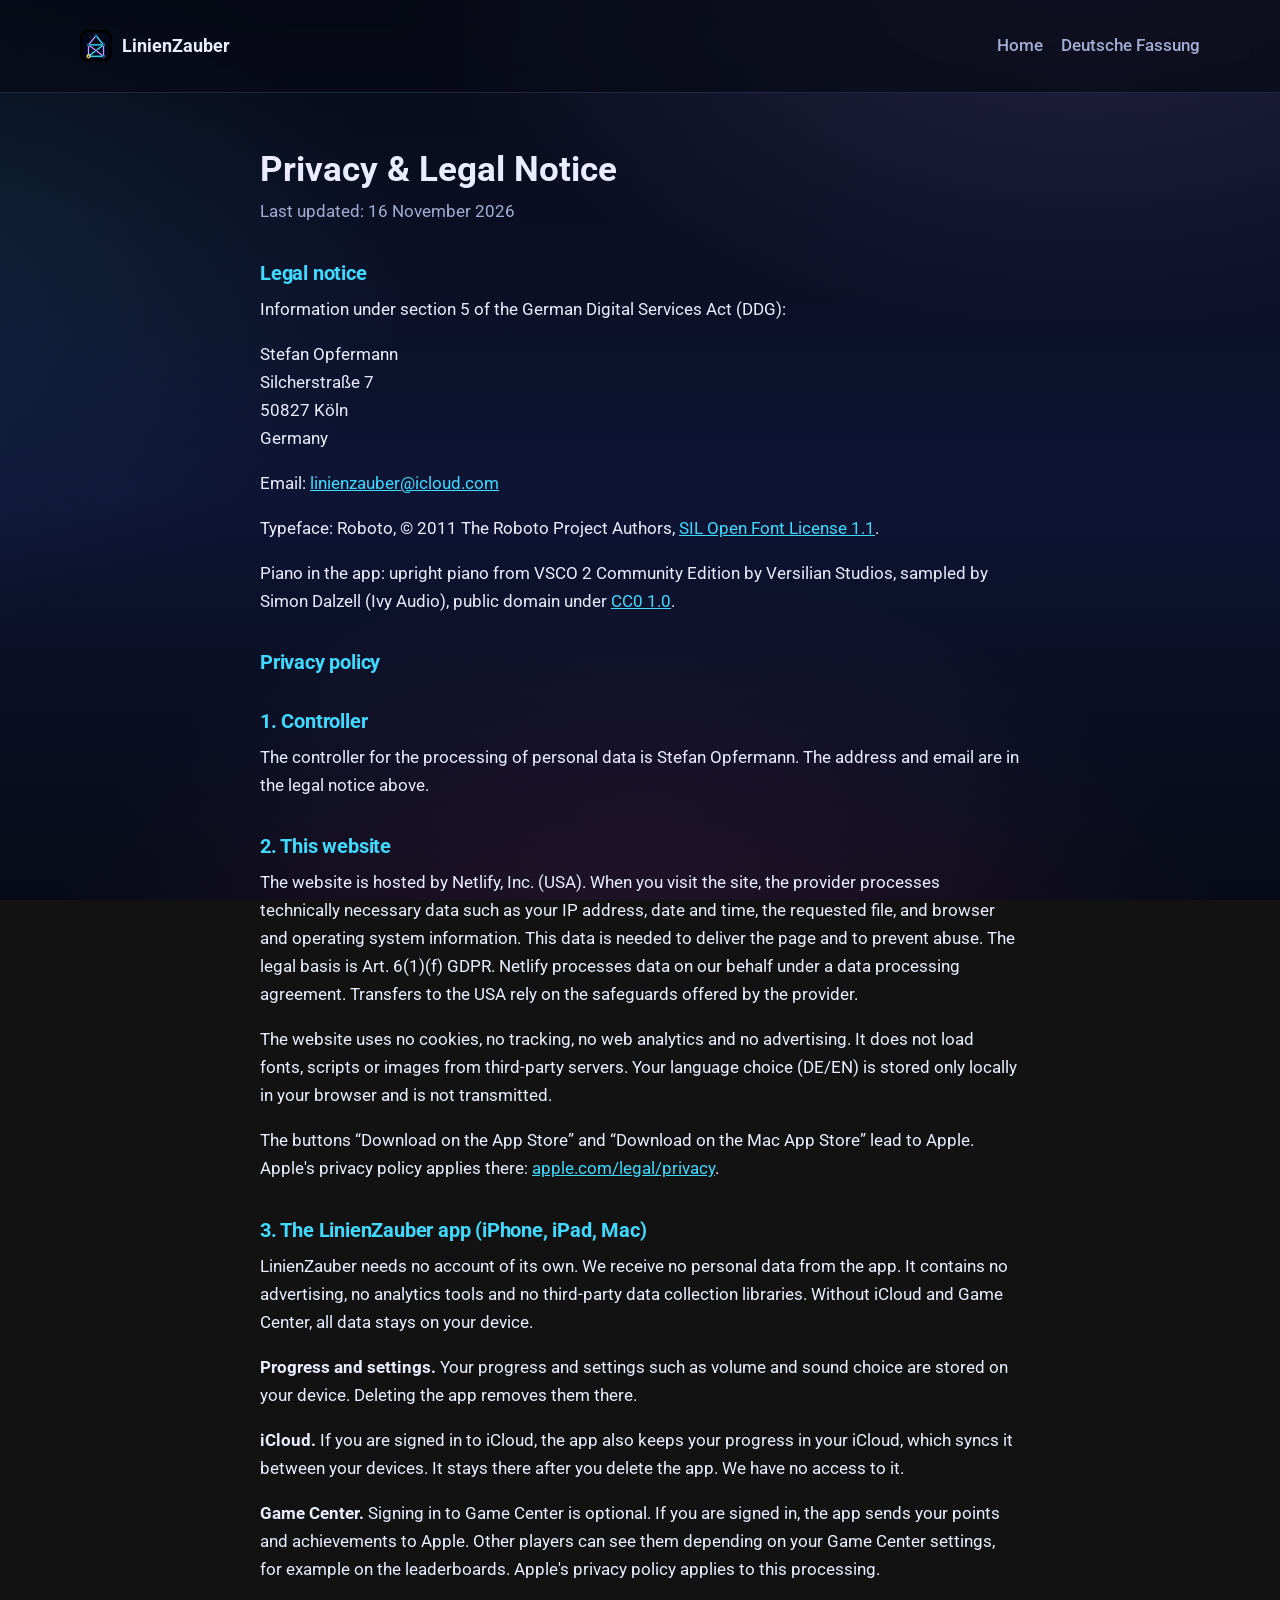
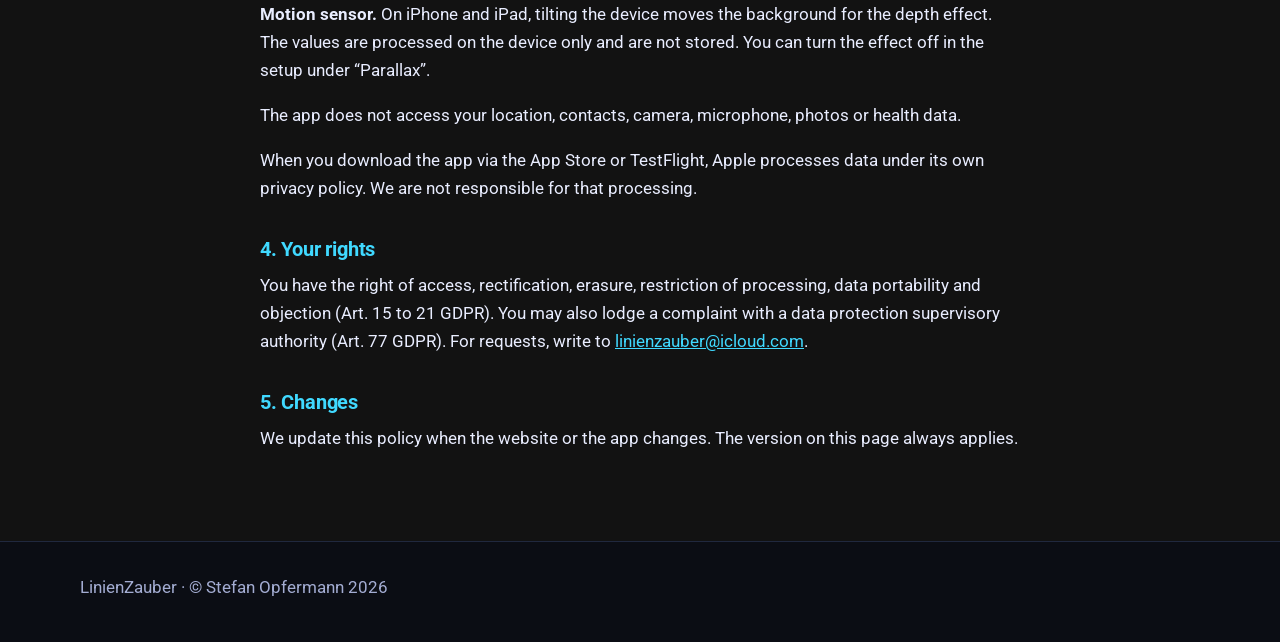
<file: privacy.html>
<!doctype html>
<html lang="en">
<head>
  <meta charset="utf-8">
  <meta name="viewport" content="width=device-width, initial-scale=1">
  <title>Privacy &amp; Legal Notice – LinienZauber</title>
  <meta name="description" content="Privacy policy and legal notice for the LinienZauber website and app.">
  <meta name="robots" content="index, follow">
  <link rel="canonical" href="https://linienzauber.netlify.app/privacy.html">
  <meta name="theme-color" content="#070a16">
  <link rel="icon" type="image/png" href="assets/img/favicon-64.png">
  <link rel="stylesheet" href="style.css">
</head>
<body>
  <header class="site-header">
    <div class="wrap header-row">
      <a class="brand" href="index.html" aria-label="LinienZauber">
        <img src="assets/img/favicon-64.png" width="32" height="32" alt="">
        <span>LinienZauber</span>
      </a>
      <nav class="site-nav" aria-label="Main navigation">
        <a href="index.html">Home</a>
        <a href="datenschutz.html">Deutsche Fassung</a>
      </nav>
    </div>
  </header>
  <main class="wrap legal" id="inhalt">
    <h1>Privacy &amp; Legal Notice</h1>
    <p class="updated">Last updated: 16 November 2026</p>

    <h2 id="legal-notice">Legal notice</h2>
    <p>Information under section 5 of the German Digital Services Act (DDG):</p>
    <p>Stefan Opfermann<br>Silcherstraße 7<br>50827 Köln<br>Germany</p>
    <p>Email: <a href="mailto:linienzauber@icloud.com">linienzauber@icloud.com</a></p>
    <p>Typeface: Roboto, © 2011 The Roboto Project Authors, <a href="assets/fonts/OFL.txt">SIL Open Font License 1.1</a>.</p>
    <p>Piano in the app: upright piano from VSCO 2 Community Edition by Versilian Studios, sampled by Simon Dalzell (Ivy Audio), public domain under <a href="https://creativecommons.org/publicdomain/zero/1.0/">CC0 1.0</a>.</p>

    <h2 id="privacy">Privacy policy</h2>
    <h2>1. Controller</h2>
    <p>The controller for the processing of personal data is Stefan Opfermann. The address and email are in the legal notice above.</p>

    <h2>2. This website</h2>
    <p>The website is hosted by Netlify, Inc. (USA). When you visit the site, the provider processes technically necessary data such as your IP address, date and time, the requested file, and browser and operating system information. This data is needed to deliver the page and to prevent abuse. The legal basis is Art. 6(1)(f) GDPR. Netlify processes data on our behalf under a data processing agreement. Transfers to the USA rely on the safeguards offered by the provider.</p>
    <p>The website uses no cookies, no tracking, no web analytics and no advertising. It does not load fonts, scripts or images from third-party servers. Your language choice (DE/EN) is stored only locally in your browser and is not transmitted.</p>
    <p>The buttons “Download on the App Store” and “Download on the Mac App Store” lead to Apple. Apple's privacy policy applies there: <a href="https://www.apple.com/legal/privacy/">apple.com/legal/privacy</a>.</p>

    <h2>3. The LinienZauber app (iPhone, iPad, Mac)</h2>
    <p>LinienZauber needs no account of its own. We receive no personal data from the app. It contains no advertising, no analytics tools and no third-party data collection libraries. Without iCloud and Game Center, all data stays on your device.</p>
    <p><strong>Progress and settings.</strong> Your progress and settings such as volume and sound choice are stored on your device. Deleting the app removes them there.</p>
    <p><strong>iCloud.</strong> If you are signed in to iCloud, the app also keeps your progress in your iCloud, which syncs it between your devices. It stays there after you delete the app. We have no access to it.</p>
    <p><strong>Game Center.</strong> Signing in to Game Center is optional. If you are signed in, the app sends your points and achievements to Apple. Other players can see them depending on your Game Center settings, for example on the leaderboards. Apple's privacy policy applies to this processing.</p>
    <p><strong>Motion sensor.</strong> On iPhone and iPad, tilting the device moves the background for the depth effect. The values are processed on the device only and are not stored. You can turn the effect off in the setup under “Parallax”.</p>
    <p>The app does not access your location, contacts, camera, microphone, photos or health data.</p>
    <p>When you download the app via the App Store or TestFlight, Apple processes data under its own privacy policy. We are not responsible for that processing.</p>

    <h2>4. Your rights</h2>
    <p>You have the right of access, rectification, erasure, restriction of processing, data portability and objection (Art. 15 to 21 GDPR). You may also lodge a complaint with a data protection supervisory authority (Art. 77 GDPR). For requests, write to <a href="mailto:linienzauber@icloud.com">linienzauber@icloud.com</a>.</p>

    <h2>5. Changes</h2>
    <p>We update this policy when the website or the app changes. The version on this page always applies.</p>

  </main>
  <footer class="site-footer">
    <div class="wrap footer-row">
      <p>LinienZauber · © Stefan Opfermann 2026</p>
    </div>
  </footer>
</body>
</html>
</file>
<file: style.css>
/* LinienZauber one-pager: the game's neon look – night blue, glass tubes, cyan, magenta, gold and green. */

@font-face { font-family: "Roboto"; src: url("assets/fonts/Roboto-Regular.ttf") format("truetype"); font-weight: 400; font-display: swap; }
@font-face { font-family: "Roboto"; src: url("assets/fonts/Roboto-Medium.ttf") format("truetype"); font-weight: 500; font-display: swap; }
@font-face { font-family: "Roboto"; src: url("assets/fonts/Roboto-Bold.ttf") format("truetype"); font-weight: 700; font-display: swap; }

:root {
  color-scheme: dark;
  --bg: #070a16;
  --bg-2: #0e1433;
  --panel: rgba(18, 25, 58, 0.72);
  --panel-edge: rgba(126, 160, 255, 0.18);
  --text: #e9edff;
  --muted: #a3acd2;
  --cyan: #40d9ff;
  --magenta: #ff61bf;
  --gold: #ffbd47;
  --green: #8ff26b;
  --violet: #a98bff;
  --radius: 18px;
  --wrap: 1120px;
}

* { box-sizing: border-box; }
html { scroll-behavior: smooth; scroll-padding-top: 80px; }
html.i18n-pending body { visibility: hidden; }
body {
  margin: 0;
  font-family: "Roboto", system-ui, -apple-system, "Segoe UI", sans-serif;
  font-size: 17px;
  line-height: 1.6;
  color: var(--text);
  background:
    radial-gradient(1200px 700px at 85% -10%, rgba(169, 139, 255, 0.22), transparent 60%),
    radial-gradient(900px 600px at -10% 30%, rgba(64, 217, 255, 0.10), transparent 60%),
    radial-gradient(1000px 700px at 50% 110%, rgba(255, 97, 191, 0.12), transparent 60%),
    linear-gradient(180deg, var(--bg) 0%, var(--bg-2) 55%, var(--bg) 100%);
  background-attachment: fixed;
  -webkit-font-smoothing: antialiased;
}
img { max-width: 100%; height: auto; display: block; }
a { color: var(--cyan); }
h1, h2, h3 { line-height: 1.15; margin: 0 0 0.5em; }
h2 { font-size: clamp(1.8rem, 3.6vw, 2.6rem); font-weight: 700; letter-spacing: -0.01em; }
h3 { font-size: 1.2rem; font-weight: 500; }
p { margin: 0 0 1em; }
.wrap { width: min(100% - 32px, var(--wrap)); margin-inline: auto; }

.skip-link { position: absolute; left: 16px; top: -60px; z-index: 20; padding: 10px 14px; border-radius: 10px; background: var(--cyan); color: var(--bg); font-weight: 500; }
.skip-link:focus { top: 12px; }
:focus-visible { outline: 2px solid var(--gold); outline-offset: 3px; border-radius: 6px; }

/* Twinkling sky behind everything; two star layers drift at different depths. */
.sky { position: fixed; inset: 0; z-index: -1; pointer-events: none; overflow: hidden; }
.stars { position: absolute; inset: -200px; background-repeat: repeat; }
.stars-far {
  background-image:
    radial-gradient(1px 1px at 20px 30px, rgba(255,255,255,.55), transparent),
    radial-gradient(1px 1px at 140px 80px, rgba(255,255,255,.35), transparent),
    radial-gradient(1px 1px at 90px 160px, rgba(180,220,255,.5), transparent),
    radial-gradient(1px 1px at 200px 210px, rgba(255,255,255,.3), transparent);
  background-size: 240px 240px;
  animation: drift 160s linear infinite;
}
.stars-near {
  background-image:
    radial-gradient(1.5px 1.5px at 60px 50px, rgba(255,255,255,.8), transparent),
    radial-gradient(1.5px 1.5px at 250px 190px, rgba(64,217,255,.7), transparent),
    radial-gradient(2px 2px at 330px 330px, rgba(255,189,71,.6), transparent);
  background-size: 400px 400px;
  animation: drift 90s linear infinite, twinkle 6s ease-in-out infinite alternate;
}
@keyframes drift { to { transform: translate3d(-240px, 0, 0); } }
@keyframes twinkle { from { opacity: .55; } to { opacity: 1; } }

/* Header */
.site-header {
  position: sticky; top: 0; z-index: 10;
  background: rgba(7, 10, 22, 0.72);
  backdrop-filter: blur(14px); -webkit-backdrop-filter: blur(14px);
  border-bottom: 1px solid var(--panel-edge);
}
.header-row { display: flex; align-items: center; gap: 20px; min-height: 64px; }
.brand { display: inline-flex; align-items: center; gap: 10px; color: var(--text); text-decoration: none; font-weight: 700; font-size: 1.1rem; }
.brand img { border-radius: 8px; }
.site-nav { display: flex; gap: 22px; margin-left: auto; }
.site-nav a { color: var(--muted); text-decoration: none; font-weight: 500; }
.site-nav a:hover { color: var(--text); }
.lang-switch { display: inline-flex; padding: 3px; border-radius: 999px; background: rgba(255,255,255,.06); border: 1px solid var(--panel-edge); }
.lang-switch button {
  font: inherit; font-size: .85rem; font-weight: 500; letter-spacing: .04em;
  color: var(--muted); background: none; border: 0; border-radius: 999px; padding: 4px 12px; cursor: pointer;
}
.lang-switch button[aria-pressed="true"] { color: var(--bg); background: var(--cyan); box-shadow: 0 0 14px rgba(64,217,255,.55); }

/* Hero */
.hero { padding: clamp(40px, 8vw, 96px) 0 32px; }
.hero-grid { display: grid; grid-template-columns: 1.15fr 0.85fr; align-items: center; gap: 40px; }
.eyebrow { color: var(--cyan); font-weight: 500; letter-spacing: .08em; text-transform: uppercase; font-size: .85rem; margin-bottom: .6em; }
.hero h1 {
  font-size: clamp(3rem, 9vw, 5.6rem); font-weight: 700; letter-spacing: -0.02em; margin-bottom: .15em;
  background: linear-gradient(100deg, #ffffff 10%, var(--cyan) 55%, var(--violet) 95%);
  -webkit-background-clip: text; background-clip: text; color: transparent;
  filter: drop-shadow(0 0 24px rgba(64,217,255,.25));
}
/* English only: the name's meaning under the German brand. */
.alias { margin: -0.1em 0 0.7em; color: var(--magenta); font-weight: 500; font-size: clamp(1rem, 1.8vw, 1.2rem); letter-spacing: 0.32em; text-transform: uppercase; text-shadow: 0 0 18px rgba(255, 97, 191, 0.55); }
.alias:empty { display: none; }
.tagline { font-size: clamp(1.3rem, 2.6vw, 1.75rem); font-weight: 500; margin-bottom: .2em; }
.lead { color: var(--muted); font-size: 1.15rem; }
.actions { display: flex; flex-wrap: wrap; gap: 12px; margin-top: 28px; }
.button {
  display: inline-flex; align-items: center; padding: 12px 22px; border-radius: 999px;
  border: 1px solid var(--panel-edge); color: var(--text); text-decoration: none; font-weight: 500;
  background: rgba(255,255,255,.05); transition: transform .2s ease, box-shadow .2s ease, background .2s ease;
}
.button:hover { transform: translateY(-1px); background: rgba(255,255,255,.09); }
.button.primary { color: var(--bg); background: var(--cyan); border-color: transparent; box-shadow: 0 0 28px rgba(64,217,255,.45); }
.button.primary:hover { background: #6fe3ff; }
/* Apple's official badges, unchanged, in the language of the page: at least 40 px high, with a quarter of
   their height as clear space around them. */
.stores { display: flex; flex-wrap: wrap; align-items: center; gap: 16px; margin-top: 22px; }
.stores .badge { display: block; line-height: 0; }
.stores img { display: block; height: 48px; width: auto; }

/* The house of Santa Claus, drawn in one stroke */
.house { margin: 0; padding: 22px; border-radius: 28px; background: var(--panel); border: 1px solid var(--panel-edge); box-shadow: 0 30px 80px rgba(0,0,0,.45), inset 0 0 60px rgba(64,217,255,.06); }
.house svg { width: 100%; height: auto; display: block; }
.house .tube { fill: none; stroke: rgba(150, 175, 230, 0.20); stroke-width: 9; stroke-linecap: round; stroke-linejoin: round; }
.house .trail { fill: none; stroke: var(--cyan); stroke-width: 4.5; stroke-linecap: round; stroke-linejoin: round; stroke-dasharray: 100; stroke-dashoffset: 100; animation: draw 10s linear infinite; }
.house .nodes circle { fill: var(--bg); stroke: var(--cyan); stroke-width: 3; }
.house .head {
  fill: var(--gold);
  offset-path: path("M50 200 L50 100 L120 35 L190 100 L50 100 L190 200 L190 100 L50 200 L190 200");
  offset-rotate: 0deg; animation: head 10s linear infinite;
}
.house figcaption { text-align: center; color: var(--muted); font-size: .95rem; margin-top: 10px; }
@keyframes draw {
  0% { stroke-dashoffset: 100; opacity: 1; }
  72% { stroke-dashoffset: 0; opacity: 1; }
  90% { stroke-dashoffset: 0; opacity: 1; }
  100% { stroke-dashoffset: 0; opacity: 0; }
}
@keyframes head {
  0% { offset-distance: 0%; opacity: 1; }
  72% { offset-distance: 100%; opacity: 1; }
  90% { offset-distance: 100%; opacity: 1; }
  100% { offset-distance: 100%; opacity: 0; }
}

/* Screenshots in a glowing glass frame */
.shot { margin: 0; border-radius: var(--radius); overflow: hidden; border: 1px solid var(--panel-edge); box-shadow: 0 30px 80px rgba(0,0,0,.5), 0 0 0 6px rgba(255,255,255,.03); background: var(--bg); }
.hero-shot { margin-top: clamp(40px, 6vw, 72px); }

/* About */
.about { padding: clamp(56px, 8vw, 104px) 0; }
.about-grid { display: grid; grid-template-columns: 1fr 1.1fr; gap: 48px; align-items: center; }
.about p { color: var(--muted); font-size: 1.1rem; }
.facts { list-style: none; padding: 0; margin: 28px 0 0; display: flex; flex-wrap: wrap; gap: 14px; }
.facts li { padding: 12px 18px; border-radius: 14px; background: var(--panel); border: 1px solid var(--panel-edge); color: var(--muted); }
.facts strong { display: block; font-size: 1.9rem; line-height: 1.1; color: var(--text); }

/* Modes */
.modes { padding: clamp(40px, 6vw, 80px) 0; }
.section-lead { color: var(--muted); font-size: 1.1rem; max-width: 46em; margin-bottom: 36px; }
.mode-grid { display: grid; grid-template-columns: repeat(2, minmax(0, 1fr)); gap: 24px; }
.mode {
  border-radius: var(--radius); overflow: hidden; background: var(--panel); border: 1px solid var(--panel-edge);
  box-shadow: 0 20px 60px rgba(0,0,0,.35); transition: transform .25s ease, box-shadow .25s ease, border-color .25s ease;
}
.mode:hover { transform: translateY(-3px); border-color: color-mix(in srgb, var(--accent) 55%, transparent); box-shadow: 0 24px 70px rgba(0,0,0,.45), 0 0 34px color-mix(in srgb, var(--accent) 22%, transparent); }
.mode img { border-bottom: 2px solid var(--accent); }
.mode-body { padding: 20px 24px 24px; }
.mode h3 { color: var(--accent); font-size: 1.35rem; text-shadow: 0 0 18px color-mix(in srgb, var(--accent) 45%, transparent); }
.mode p { color: var(--muted); margin: 0; }

/* Features */
.features { padding: clamp(56px, 8vw, 104px) 0; }
.feature-grid { list-style: none; padding: 0; margin: 36px 0 0; display: grid; grid-template-columns: repeat(3, minmax(0, 1fr)); gap: 20px; }
.feature { padding: 24px; border-radius: var(--radius); background: var(--panel); border: 1px solid var(--panel-edge); }
.feature svg { width: 34px; height: 34px; fill: none; stroke: var(--cyan); stroke-width: 1.7; stroke-linecap: round; stroke-linejoin: round; filter: drop-shadow(0 0 8px rgba(64,217,255,.55)); margin-bottom: 14px; }
.feature:nth-child(3n+2) svg { stroke: var(--magenta); filter: drop-shadow(0 0 8px rgba(255,97,191,.5)); }
.feature:nth-child(3n) svg { stroke: var(--gold); filter: drop-shadow(0 0 8px rgba(255,189,71,.5)); }
.feature p { color: var(--muted); margin: 0; }

/* Footer */
.site-footer { border-top: 1px solid var(--panel-edge); padding: 32px 0 40px; background: rgba(7,10,22,.6); }
.footer-row { display: flex; flex-wrap: wrap; align-items: center; gap: 12px 28px; }
.footer-row p { margin: 0; color: var(--muted); }
.footer-row .quiet { font-size: .9rem; opacity: .8; margin-left: auto; }

/* Tablet and phone */
@media (max-width: 900px) {
  .hero-grid, .about-grid { grid-template-columns: 1fr; }
  .house { max-width: 420px; justify-self: center; width: 100%; }
  .feature-grid { grid-template-columns: repeat(2, minmax(0, 1fr)); }
}
@media (max-width: 640px) {
  body { font-size: 16px; }
  .site-nav { display: none; }
  .lang-switch { margin-left: auto; }
  .mode-grid, .feature-grid { grid-template-columns: 1fr; }
  .footer-row .quiet { margin-left: 0; }
}

/* Motion only for those who want it: the house is shown fully drawn. */
@media (prefers-reduced-motion: reduce) {
  html { scroll-behavior: auto; }
  .stars, .house .trail, .house .head { animation: none; }
  .house .trail { stroke-dashoffset: 0; }
  .house .head { display: none; }
  .mode, .button { transition: none; }
}

/* Legal pages: Datenschutz and Privacy */
.legal { padding: 56px 0 72px; max-width: 760px; }
.legal h1 { font-size: 2.2rem; margin: 0 0 8px; }
.legal h2 { font-size: 1.25rem; margin: 36px 0 10px; color: var(--cyan); }
.legal p, .legal li { color: var(--text); line-height: 1.65; }
.legal .updated { color: var(--muted); margin-bottom: 24px; }
.legal a { color: var(--cyan); }
.site-header { border-bottom: 1px solid var(--panel-edge); padding: 14px 0; }
.header-row { display: flex; align-items: center; justify-content: space-between; gap: 16px; flex-wrap: wrap; }
.header-row .brand { display: inline-flex; align-items: center; gap: 10px; color: var(--text); text-decoration: none; font-weight: 600; }
.site-header .site-nav { display: flex; flex-wrap: wrap; gap: 6px 18px; }
.site-header .site-nav a { color: var(--muted); text-decoration: none; }
.site-header .site-nav a:hover { color: var(--text); }

/* Anchors land below the sticky header. */
section[id] { scroll-margin-top: 150px; }
</file>
